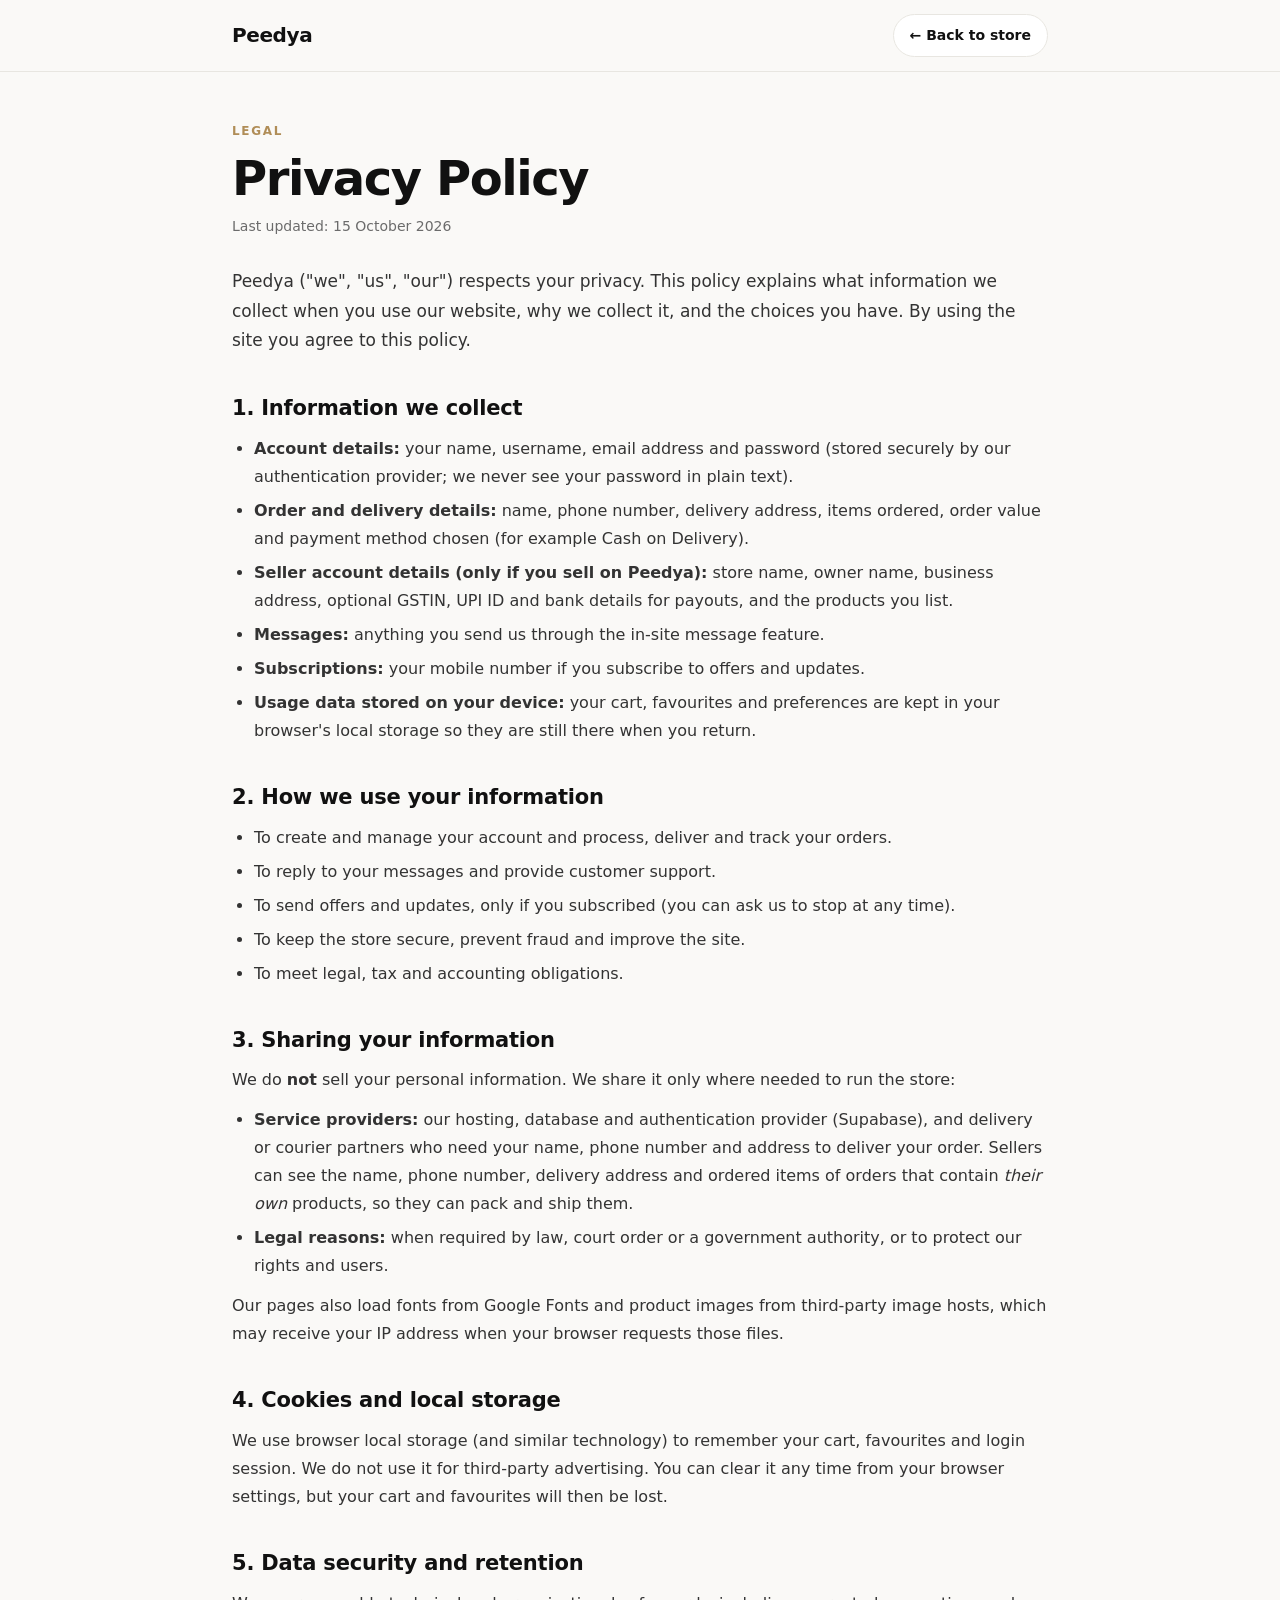
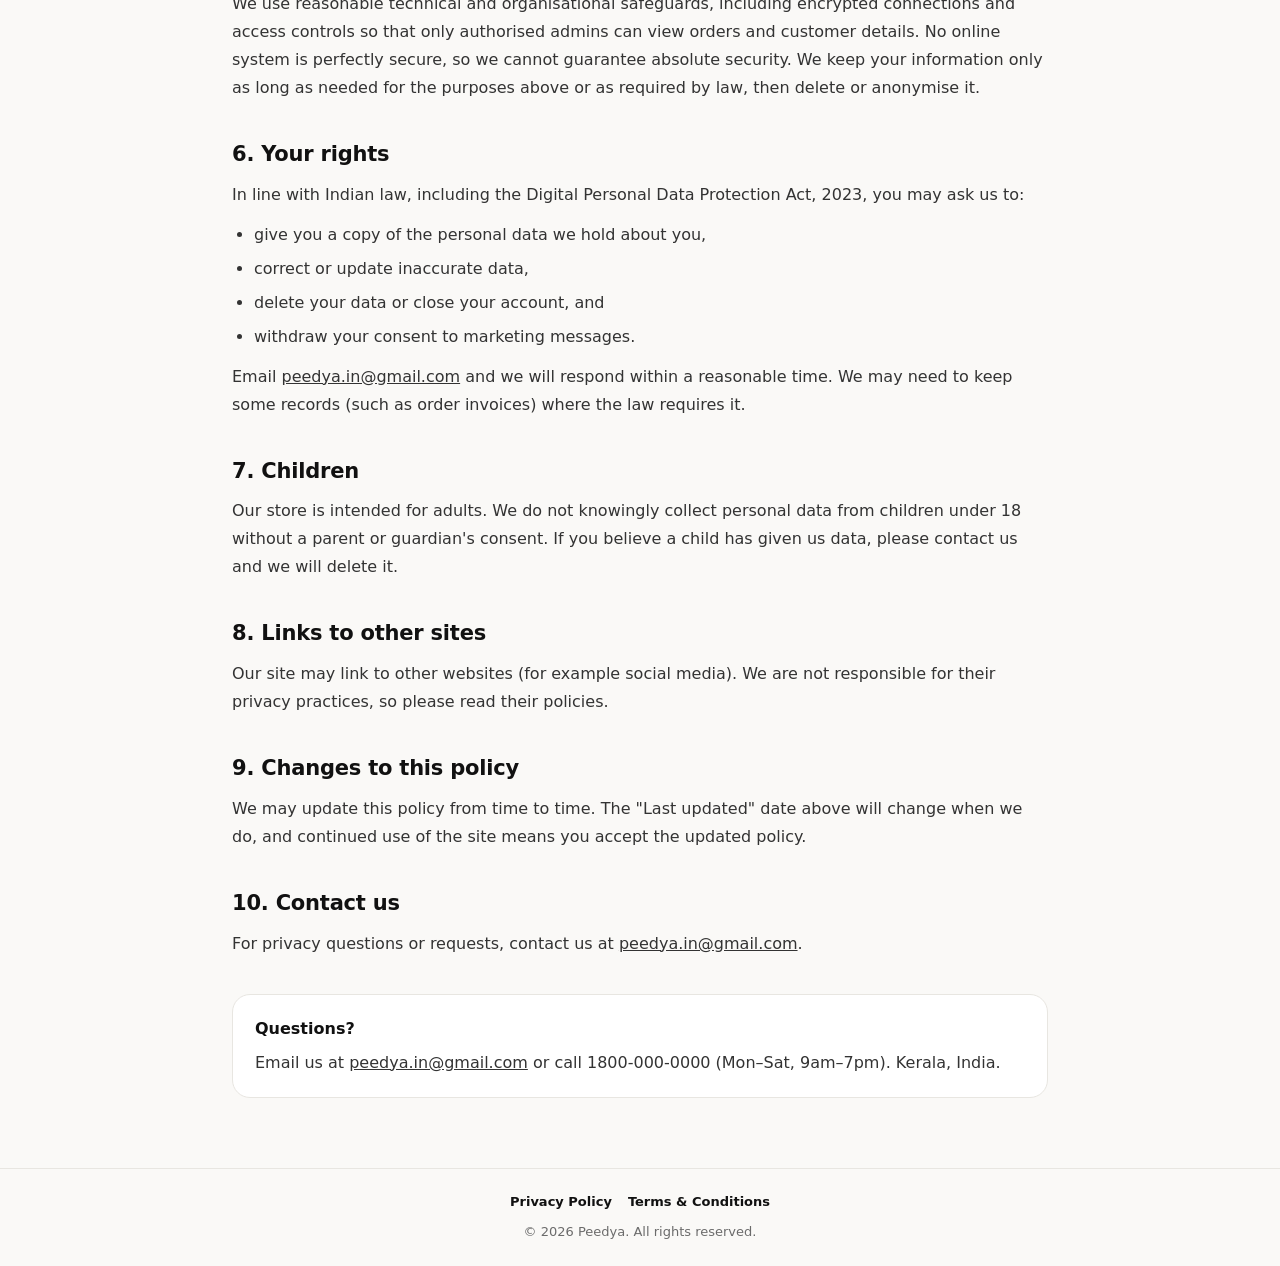
<file: privacy.html>
<!DOCTYPE html>
<html lang="en">
<head>
<meta charset="utf-8">
<meta http-equiv="Content-Security-Policy" content="default-src 'self'; script-src 'self' https://cdn.jsdelivr.net https://checkout.razorpay.com; style-src 'self' 'unsafe-inline' https://fonts.googleapis.com; font-src 'self' data: https://fonts.gstatic.com https://*.razorpay.com; img-src 'self' https: data: blob:; connect-src 'self' https://*.supabase.co wss://*.supabase.co https://*.razorpay.com; frame-src https://*.razorpay.com; base-uri 'self'; object-src 'none'">
<meta name="referrer" content="strict-origin-when-cross-origin">
<meta name="viewport" content="width=device-width,initial-scale=1">
<title>Privacy Policy — Peedya</title>
<meta name="description" content="How Peedya collects, uses and protects your personal information.">
<link rel="icon" type="image/png" href="assets/img/icon-192.png">
<link rel="apple-touch-icon" href="assets/img/apple-touch-icon.png">
<link href="https://fonts.googleapis.com/css2?family=Inter:wght@400;500;600;700;800&display=swap" rel="stylesheet">
<link rel="canonical" href="https://peedya.in/privacy.html">
<meta name="robots" content="index,follow">
<meta name="geo.region" content="IN-KL">
<link rel="stylesheet" href="assets/css/legal.css">
</head>
<body>
<header class="lh"><div><a class="lg" href="./">Peedya</a><a class="bk" href="./">← Back to store</a></div></header>
<main>
<span class="ey">Legal</span>
<h1>Privacy Policy</h1>
<p class="up">Last updated: 15 October 2026</p>
<p class="intro">Peedya ("we", "us", "our") respects your privacy. This policy explains what information we collect when you use our website, why we collect it, and the choices you have. By using the site you agree to this policy.</p>

<h2>1. Information we collect</h2>
<ul>
<li><strong>Account details:</strong> your name, username, email address and password (stored securely by our authentication provider; we never see your password in plain text).</li>
<li><strong>Order and delivery details:</strong> name, phone number, delivery address, items ordered, order value and payment method chosen (for example Cash on Delivery).</li>
<li><strong>Seller account details (only if you sell on Peedya):</strong> store name, owner name, business address, optional GSTIN, UPI ID and bank details for payouts, and the products you list.</li>
<li><strong>Messages:</strong> anything you send us through the in-site message feature.</li>
<li><strong>Subscriptions:</strong> your mobile number if you subscribe to offers and updates.</li>
<li><strong>Usage data stored on your device:</strong> your cart, favourites and preferences are kept in your browser's local storage so they are still there when you return.</li>
</ul>

<h2>2. How we use your information</h2>
<ul>
<li>To create and manage your account and process, deliver and track your orders.</li>
<li>To reply to your messages and provide customer support.</li>
<li>To send offers and updates, only if you subscribed (you can ask us to stop at any time).</li>
<li>To keep the store secure, prevent fraud and improve the site.</li>
<li>To meet legal, tax and accounting obligations.</li>
</ul>

<h2>3. Sharing your information</h2>
<p>We do <strong>not</strong> sell your personal information. We share it only where needed to run the store:</p>
<ul>
<li><strong>Service providers:</strong> our hosting, database and authentication provider (Supabase), and delivery or courier partners who need your name, phone number and address to deliver your order. Sellers can see the name, phone number, delivery address and ordered items of orders that contain <em>their own</em> products, so they can pack and ship them.</li>
<li><strong>Legal reasons:</strong> when required by law, court order or a government authority, or to protect our rights and users.</li>
</ul>
<p>Our pages also load fonts from Google Fonts and product images from third-party image hosts, which may receive your IP address when your browser requests those files.</p>

<h2>4. Cookies and local storage</h2>
<p>We use browser local storage (and similar technology) to remember your cart, favourites and login session. We do not use it for third-party advertising. You can clear it any time from your browser settings, but your cart and favourites will then be lost.</p>

<h2>5. Data security and retention</h2>
<p>We use reasonable technical and organisational safeguards, including encrypted connections and access controls so that only authorised admins can view orders and customer details. No online system is perfectly secure, so we cannot guarantee absolute security. We keep your information only as long as needed for the purposes above or as required by law, then delete or anonymise it.</p>

<h2>6. Your rights</h2>
<p>In line with Indian law, including the Digital Personal Data Protection Act, 2023, you may ask us to:</p>
<ul>
<li>give you a copy of the personal data we hold about you,</li>
<li>correct or update inaccurate data,</li>
<li>delete your data or close your account, and</li>
<li>withdraw your consent to marketing messages.</li>
</ul>
<p>Email <a href="mailto:peedya.in@gmail.com">peedya.in@gmail.com</a> and we will respond within a reasonable time. We may need to keep some records (such as order invoices) where the law requires it.</p>

<h2>7. Children</h2>
<p>Our store is intended for adults. We do not knowingly collect personal data from children under 18 without a parent or guardian's consent. If you believe a child has given us data, please contact us and we will delete it.</p>

<h2>8. Links to other sites</h2>
<p>Our site may link to other websites (for example social media). We are not responsible for their privacy practices, so please read their policies.</p>

<h2>9. Changes to this policy</h2>
<p>We may update this policy from time to time. The "Last updated" date above will change when we do, and continued use of the site means you accept the updated policy.</p>

<h2>10. Contact us</h2>
<p>For privacy questions or requests, contact us at <a href="mailto:peedya.in@gmail.com">peedya.in@gmail.com</a>.</p>
<div class="box"><strong>Questions?</strong><p style="margin:6px 0 0">Email us at <a href="mailto:peedya.in@gmail.com">peedya.in@gmail.com</a> or call 1800-000-0000 (Mon–Sat, 9am–7pm). Kerala, India.</p></div>
</main>
<footer class="lf"><a href="privacy.html">Privacy Policy</a><a href="terms.html">Terms &amp; Conditions</a><div style="margin-top:8px">© 2026 Peedya. All rights reserved.</div></footer>
</body>
</html>
</file>
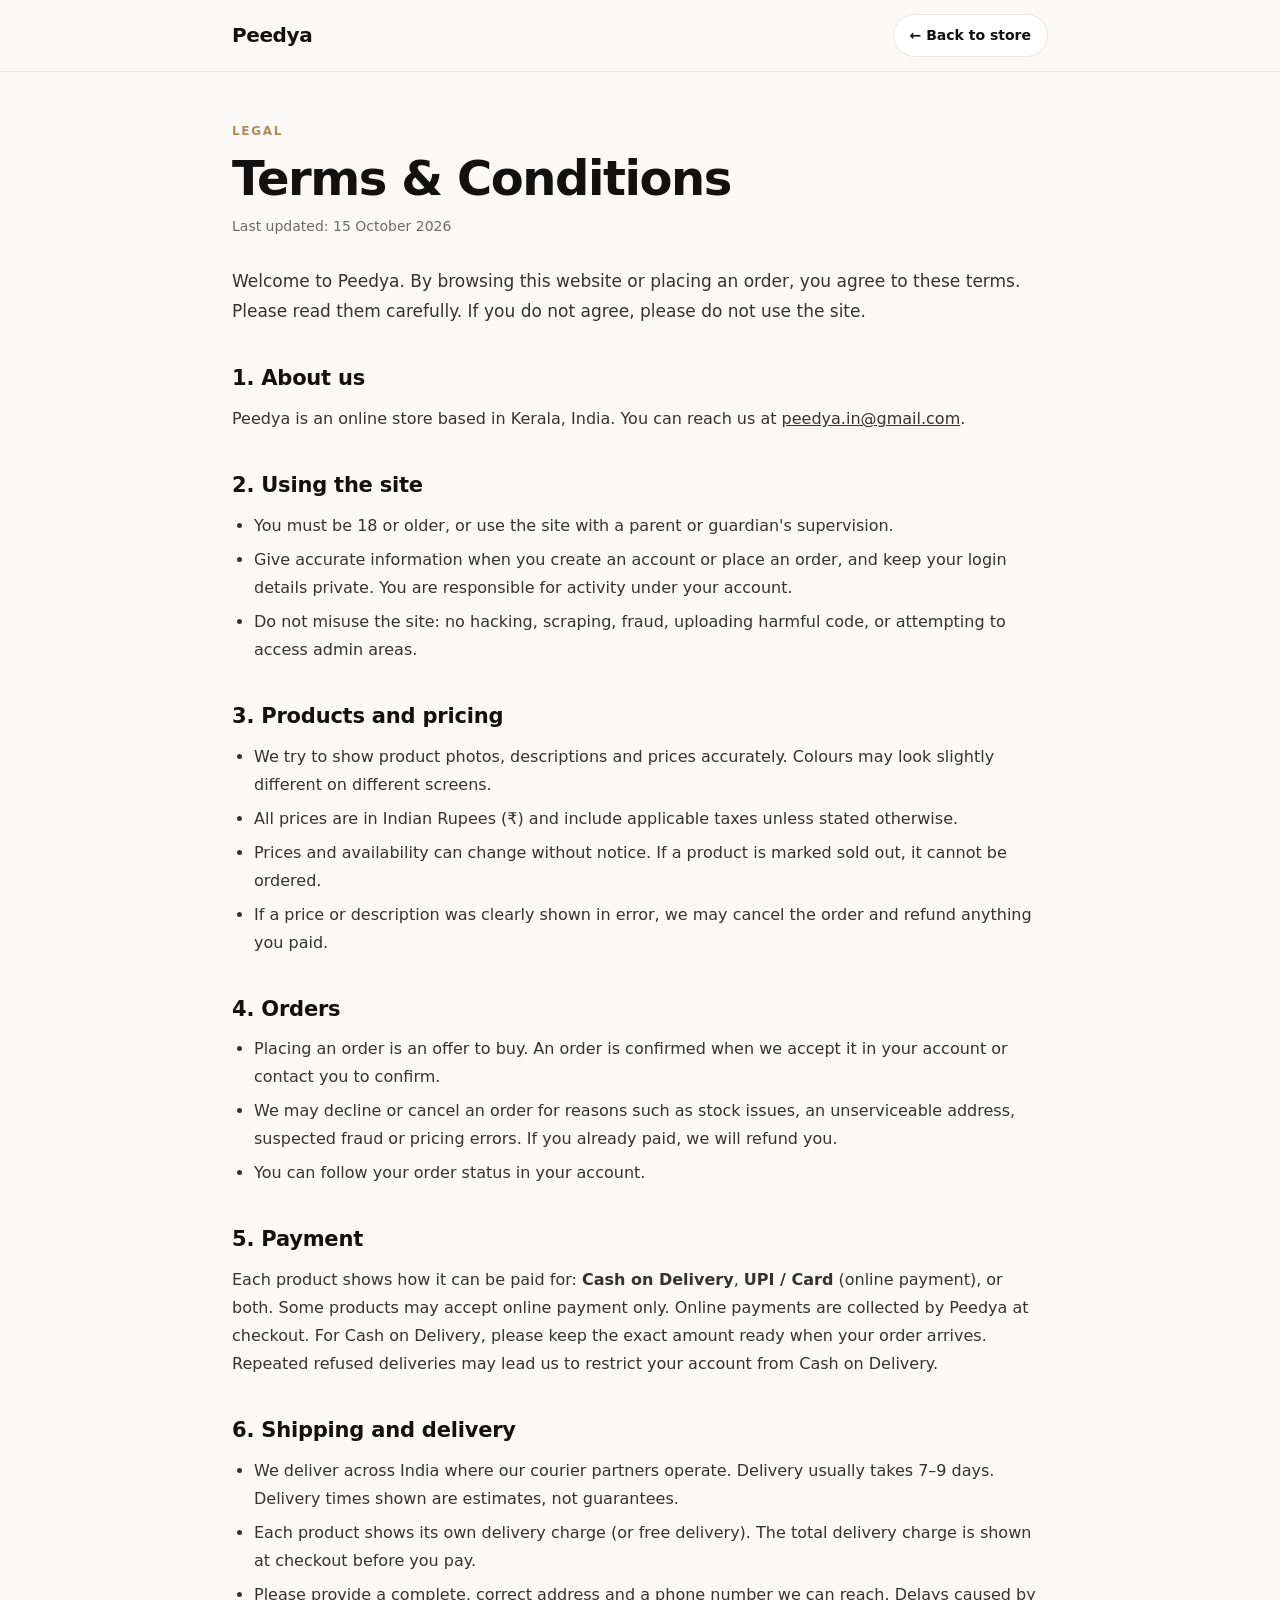
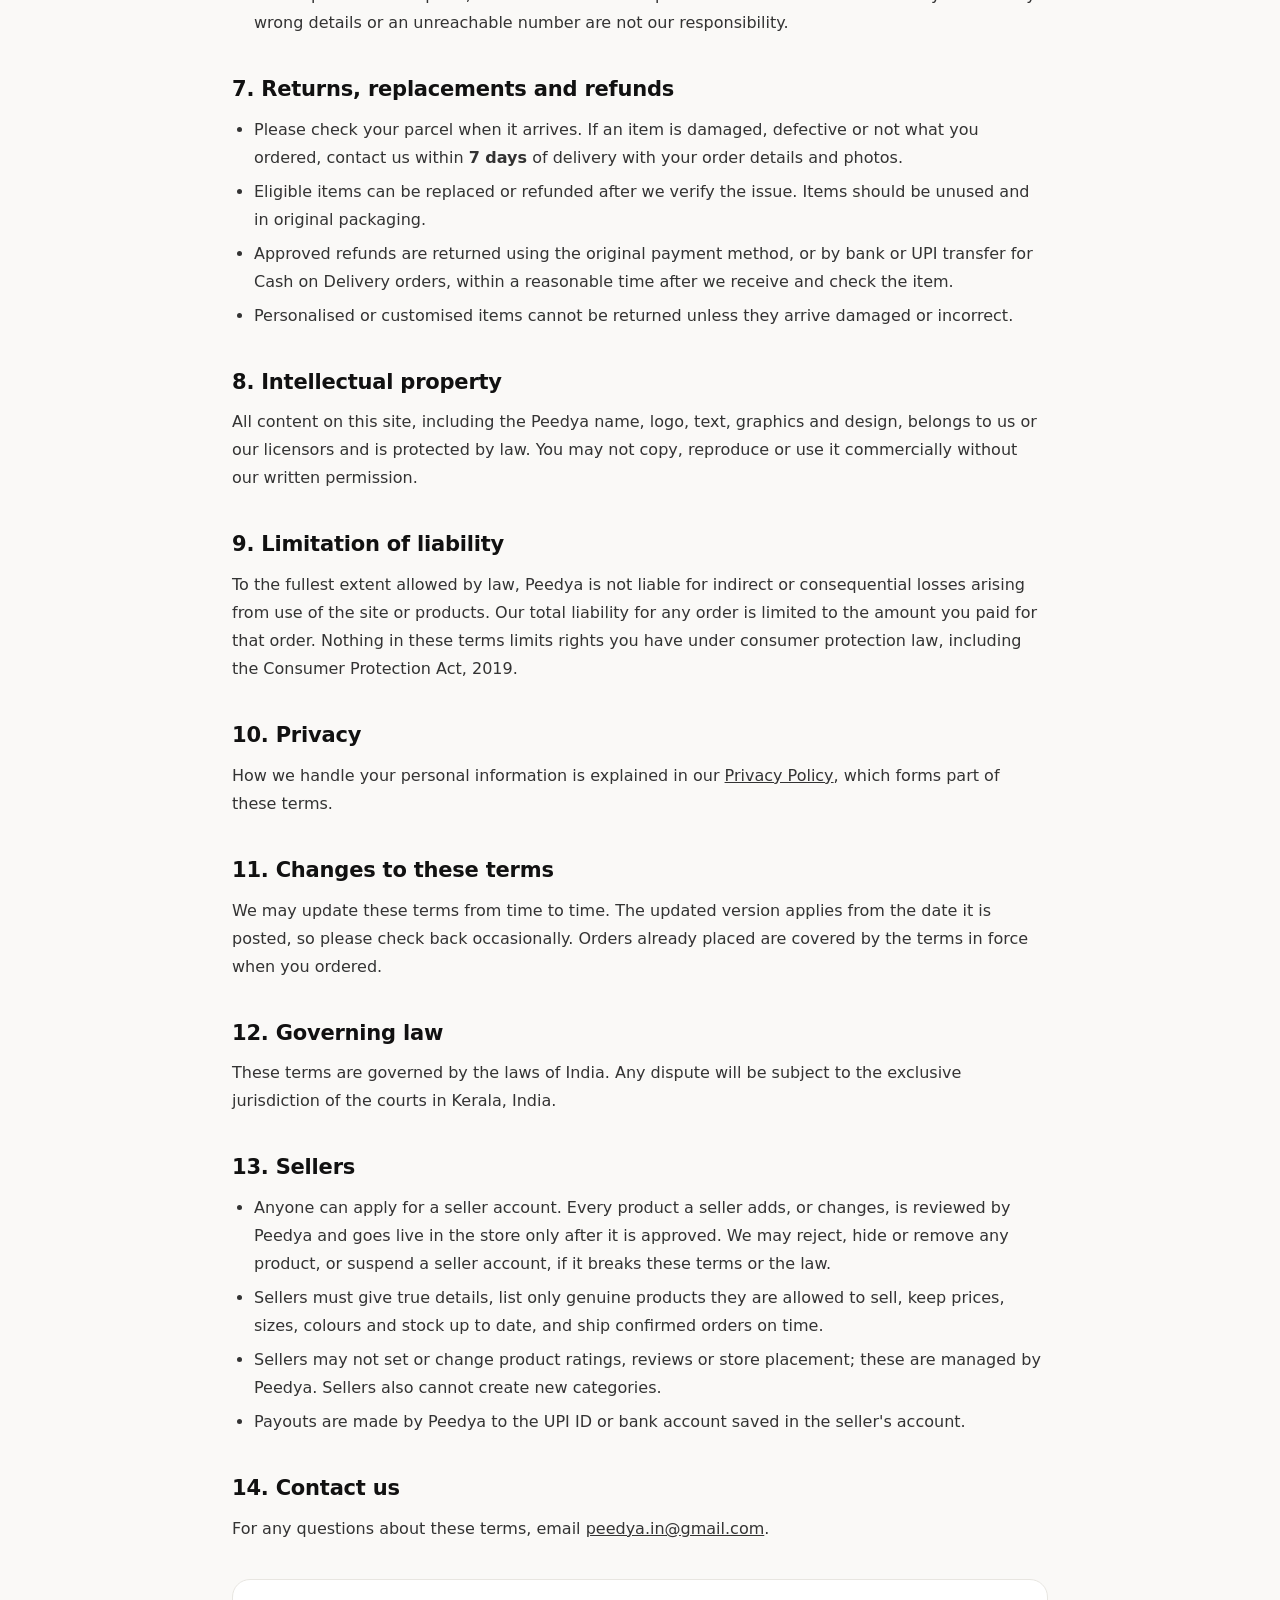
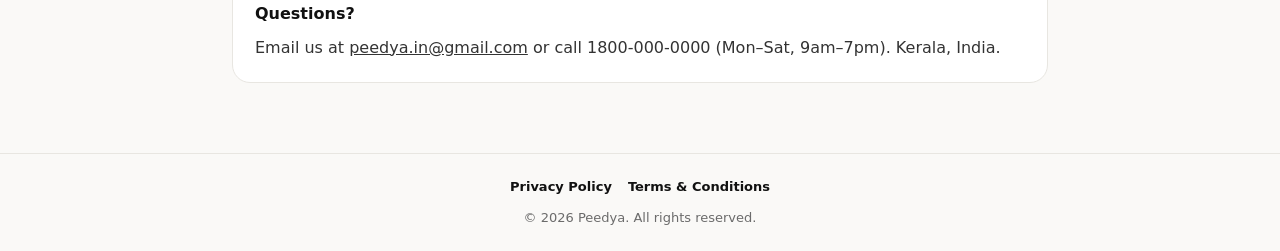
<file: terms.html>
<!DOCTYPE html>
<html lang="en">
<head>
<meta charset="utf-8">
<meta http-equiv="Content-Security-Policy" content="default-src 'self'; script-src 'self' https://cdn.jsdelivr.net https://checkout.razorpay.com; style-src 'self' 'unsafe-inline' https://fonts.googleapis.com; font-src 'self' data: https://fonts.gstatic.com https://*.razorpay.com; img-src 'self' https: data: blob:; connect-src 'self' https://*.supabase.co wss://*.supabase.co https://*.razorpay.com; frame-src https://*.razorpay.com; base-uri 'self'; object-src 'none'">
<meta name="referrer" content="strict-origin-when-cross-origin">
<meta name="viewport" content="width=device-width,initial-scale=1">
<title>Terms &amp; Conditions — Peedya</title>
<meta name="description" content="The terms that apply when you browse or buy from Peedya.">
<link rel="icon" type="image/png" href="assets/img/icon-192.png">
<link rel="apple-touch-icon" href="assets/img/apple-touch-icon.png">
<link href="https://fonts.googleapis.com/css2?family=Inter:wght@400;500;600;700;800&display=swap" rel="stylesheet">
<link rel="canonical" href="https://peedya.in/terms.html">
<meta name="robots" content="index,follow">
<meta name="geo.region" content="IN-KL">
<link rel="stylesheet" href="assets/css/legal.css">
</head>
<body>
<header class="lh"><div><a class="lg" href="./">Peedya</a><a class="bk" href="./">← Back to store</a></div></header>
<main>
<span class="ey">Legal</span>
<h1>Terms &amp; Conditions</h1>
<p class="up">Last updated: 15 October 2026</p>
<p class="intro">Welcome to Peedya. By browsing this website or placing an order, you agree to these terms. Please read them carefully. If you do not agree, please do not use the site.</p>

<h2>1. About us</h2>
<p>Peedya is an online store based in Kerala, India. You can reach us at <a href="mailto:peedya.in@gmail.com">peedya.in@gmail.com</a>.</p>

<h2>2. Using the site</h2>
<ul>
<li>You must be 18 or older, or use the site with a parent or guardian's supervision.</li>
<li>Give accurate information when you create an account or place an order, and keep your login details private. You are responsible for activity under your account.</li>
<li>Do not misuse the site: no hacking, scraping, fraud, uploading harmful code, or attempting to access admin areas.</li>
</ul>

<h2>3. Products and pricing</h2>
<ul>
<li>We try to show product photos, descriptions and prices accurately. Colours may look slightly different on different screens.</li>
<li>All prices are in Indian Rupees (₹) and include applicable taxes unless stated otherwise.</li>
<li>Prices and availability can change without notice. If a product is marked sold out, it cannot be ordered.</li>
<li>If a price or description was clearly shown in error, we may cancel the order and refund anything you paid.</li>
</ul>

<h2>4. Orders</h2>
<ul>
<li>Placing an order is an offer to buy. An order is confirmed when we accept it in your account or contact you to confirm.</li>
<li>We may decline or cancel an order for reasons such as stock issues, an unserviceable address, suspected fraud or pricing errors. If you already paid, we will refund you.</li>
<li>You can follow your order status in your account.</li>
</ul>

<h2>5. Payment</h2>
<p>Each product shows how it can be paid for: <strong>Cash on Delivery</strong>, <strong>UPI / Card</strong> (online payment), or both. Some products may accept online payment only. Online payments are collected by Peedya at checkout. For Cash on Delivery, please keep the exact amount ready when your order arrives. Repeated refused deliveries may lead us to restrict your account from Cash on Delivery.</p>

<h2>6. Shipping and delivery</h2>
<ul>
<li>We deliver across India where our courier partners operate. Delivery usually takes 7–9 days. Delivery times shown are estimates, not guarantees.</li>
<li>Each product shows its own delivery charge (or free delivery). The total delivery charge is shown at checkout before you pay.</li>
<li>Please provide a complete, correct address and a phone number we can reach. Delays caused by wrong details or an unreachable number are not our responsibility.</li>
</ul>

<h2>7. Returns, replacements and refunds</h2>
<ul>
<li>Please check your parcel when it arrives. If an item is damaged, defective or not what you ordered, contact us within <strong>7 days</strong> of delivery with your order details and photos.</li>
<li>Eligible items can be replaced or refunded after we verify the issue. Items should be unused and in original packaging.</li>
<li>Approved refunds are returned using the original payment method, or by bank or UPI transfer for Cash on Delivery orders, within a reasonable time after we receive and check the item.</li>
<li>Personalised or customised items cannot be returned unless they arrive damaged or incorrect.</li>
</ul>

<h2>8. Intellectual property</h2>
<p>All content on this site, including the Peedya name, logo, text, graphics and design, belongs to us or our licensors and is protected by law. You may not copy, reproduce or use it commercially without our written permission.</p>

<h2>9. Limitation of liability</h2>
<p>To the fullest extent allowed by law, Peedya is not liable for indirect or consequential losses arising from use of the site or products. Our total liability for any order is limited to the amount you paid for that order. Nothing in these terms limits rights you have under consumer protection law, including the Consumer Protection Act, 2019.</p>

<h2>10. Privacy</h2>
<p>How we handle your personal information is explained in our <a href="privacy.html">Privacy Policy</a>, which forms part of these terms.</p>

<h2>11. Changes to these terms</h2>
<p>We may update these terms from time to time. The updated version applies from the date it is posted, so please check back occasionally. Orders already placed are covered by the terms in force when you ordered.</p>

<h2>12. Governing law</h2>
<p>These terms are governed by the laws of India. Any dispute will be subject to the exclusive jurisdiction of the courts in Kerala, India.</p>

<h2>13. Sellers</h2>
<ul>
<li>Anyone can apply for a seller account. Every product a seller adds, or changes, is reviewed by Peedya and goes live in the store only after it is approved. We may reject, hide or remove any product, or suspend a seller account, if it breaks these terms or the law.</li>
<li>Sellers must give true details, list only genuine products they are allowed to sell, keep prices, sizes, colours and stock up to date, and ship confirmed orders on time.</li>
<li>Sellers may not set or change product ratings, reviews or store placement; these are managed by Peedya. Sellers also cannot create new categories.</li>
<li>Payouts are made by Peedya to the UPI ID or bank account saved in the seller's account.</li>
</ul>

<h2>14. Contact us</h2>
<p>For any questions about these terms, email <a href="mailto:peedya.in@gmail.com">peedya.in@gmail.com</a>.</p>
<div class="box"><strong>Questions?</strong><p style="margin:6px 0 0">Email us at <a href="mailto:peedya.in@gmail.com">peedya.in@gmail.com</a> or call 1800-000-0000 (Mon–Sat, 9am–7pm). Kerala, India.</p></div>
</main>
<footer class="lf"><a href="privacy.html">Privacy Policy</a><a href="terms.html">Terms &amp; Conditions</a><div style="margin-top:8px">© 2026 Peedya. All rights reserved.</div></footer>
</body>
</html>
</file>
<file: assets/css/legal.css>
:root{--bg:#faf9f7;--ink:#111;--mut:#6b6b6b;--line:#e8e6e1;--acc:#b08d57}
*{box-sizing:border-box;margin:0;padding:0}
body{font-family:Inter,system-ui,-apple-system,Segoe UI,Roboto,sans-serif;background:var(--bg);color:var(--ink);line-height:1.75;-webkit-font-smoothing:antialiased}
a{color:inherit}
.lh{position:sticky;top:0;z-index:5;background:rgba(250,249,247,.92);backdrop-filter:blur(10px);border-bottom:1px solid var(--line)}
.lh div{max-width:860px;margin:0 auto;padding:14px 22px;display:flex;justify-content:space-between;align-items:center}
.lh .lg{font-weight:800;font-size:20px;text-decoration:none;letter-spacing:-.02em}
.lh .bk{font-size:14px;font-weight:600;text-decoration:none;padding:8px 16px;border:1px solid var(--line);border-radius:99px;background:#fff}
main{max-width:860px;margin:0 auto;padding:44px 22px 70px}
.ey{font-size:12px;font-weight:700;letter-spacing:.14em;text-transform:uppercase;color:var(--acc)}
h1{font-size:clamp(32px,6vw,48px);line-height:1.1;letter-spacing:-.03em;margin:8px 0 10px}
.up{color:var(--mut);font-size:14px;margin-bottom:28px}
.intro{font-size:17px;color:#333;margin-bottom:10px}
h2{font-size:21px;margin:34px 0 8px;letter-spacing:-.01em}
p{margin:0 0 12px;color:#333}
ul{margin:0 0 12px 22px;color:#333}li{margin-bottom:6px}
.box{background:#fff;border:1px solid var(--line);border-radius:18px;padding:20px 22px;margin-top:36px}
.lf{border-top:1px solid var(--line);padding:22px;text-align:center;font-size:13px;color:var(--mut)}
.lf a{margin:0 8px;text-decoration:none;font-weight:600;color:var(--ink)}
@media(max-width:600px){main{padding-top:30px}h2{font-size:19px}}
</file>
